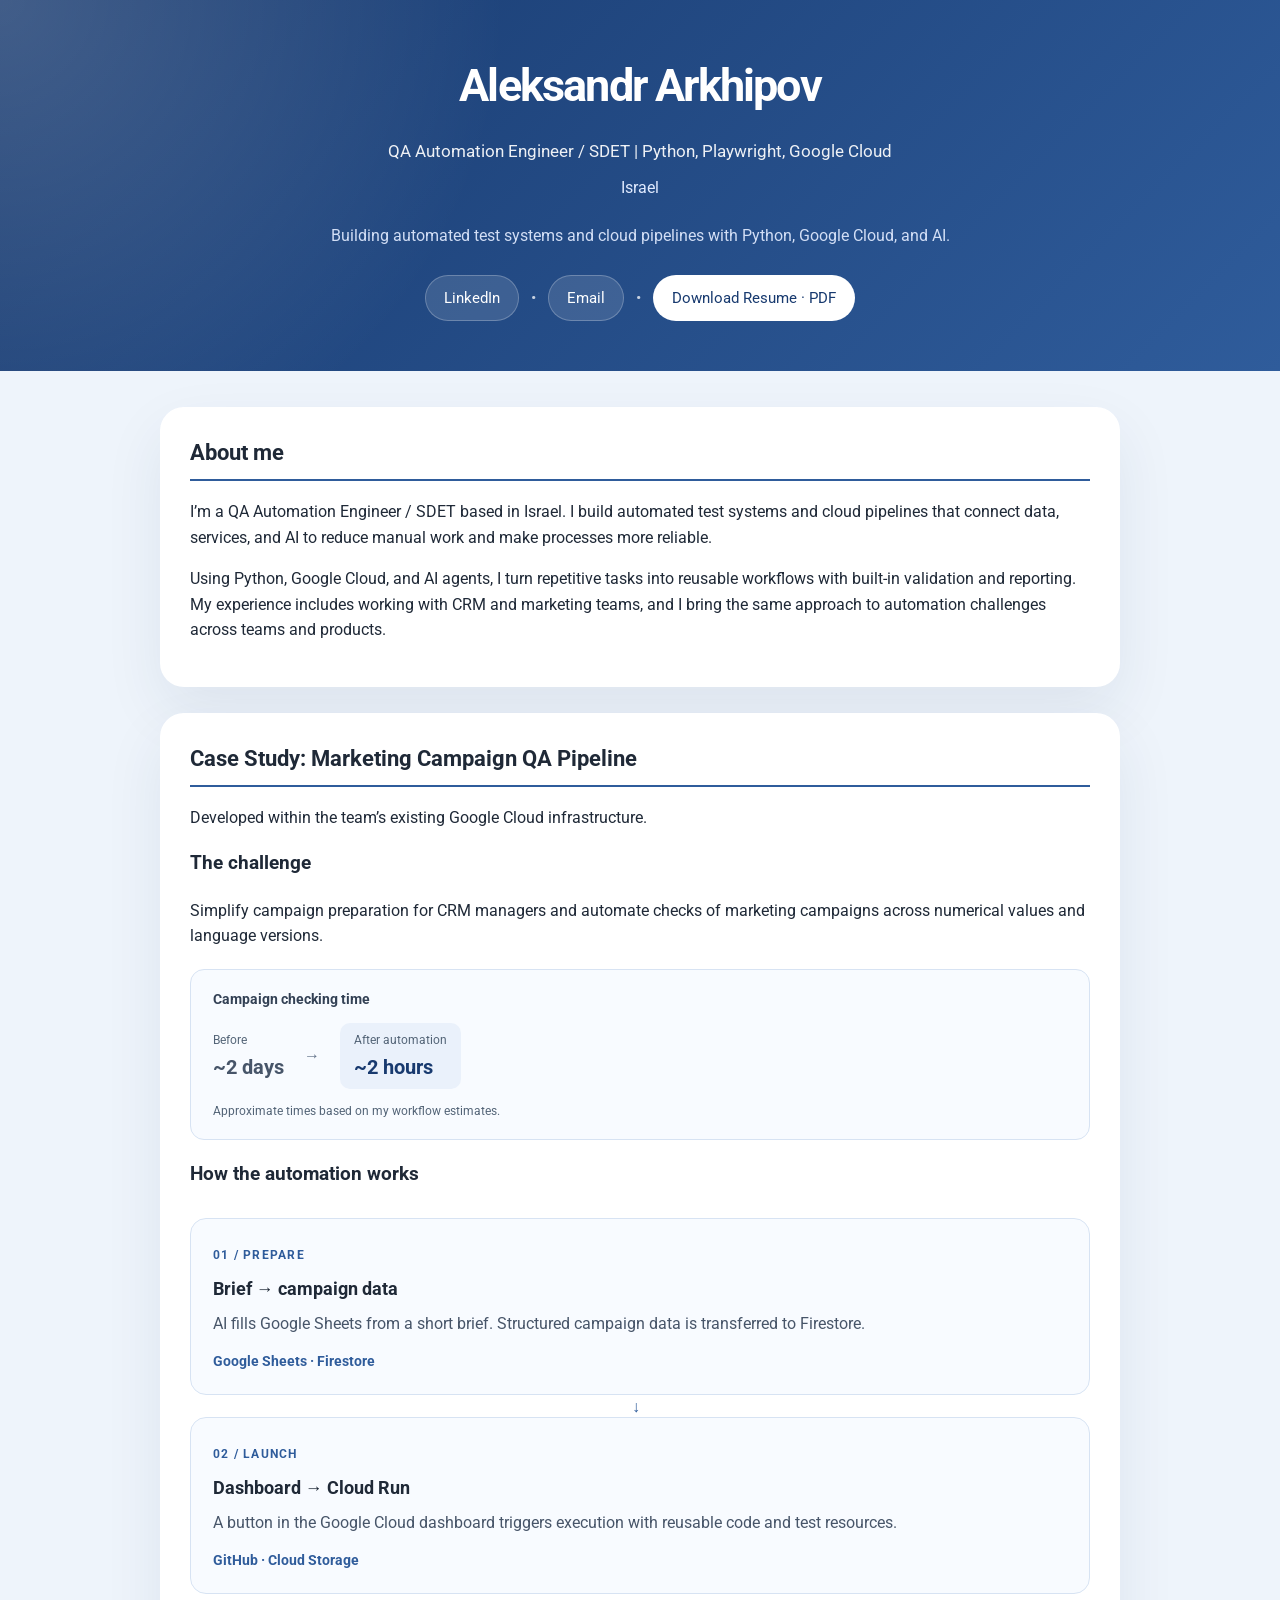
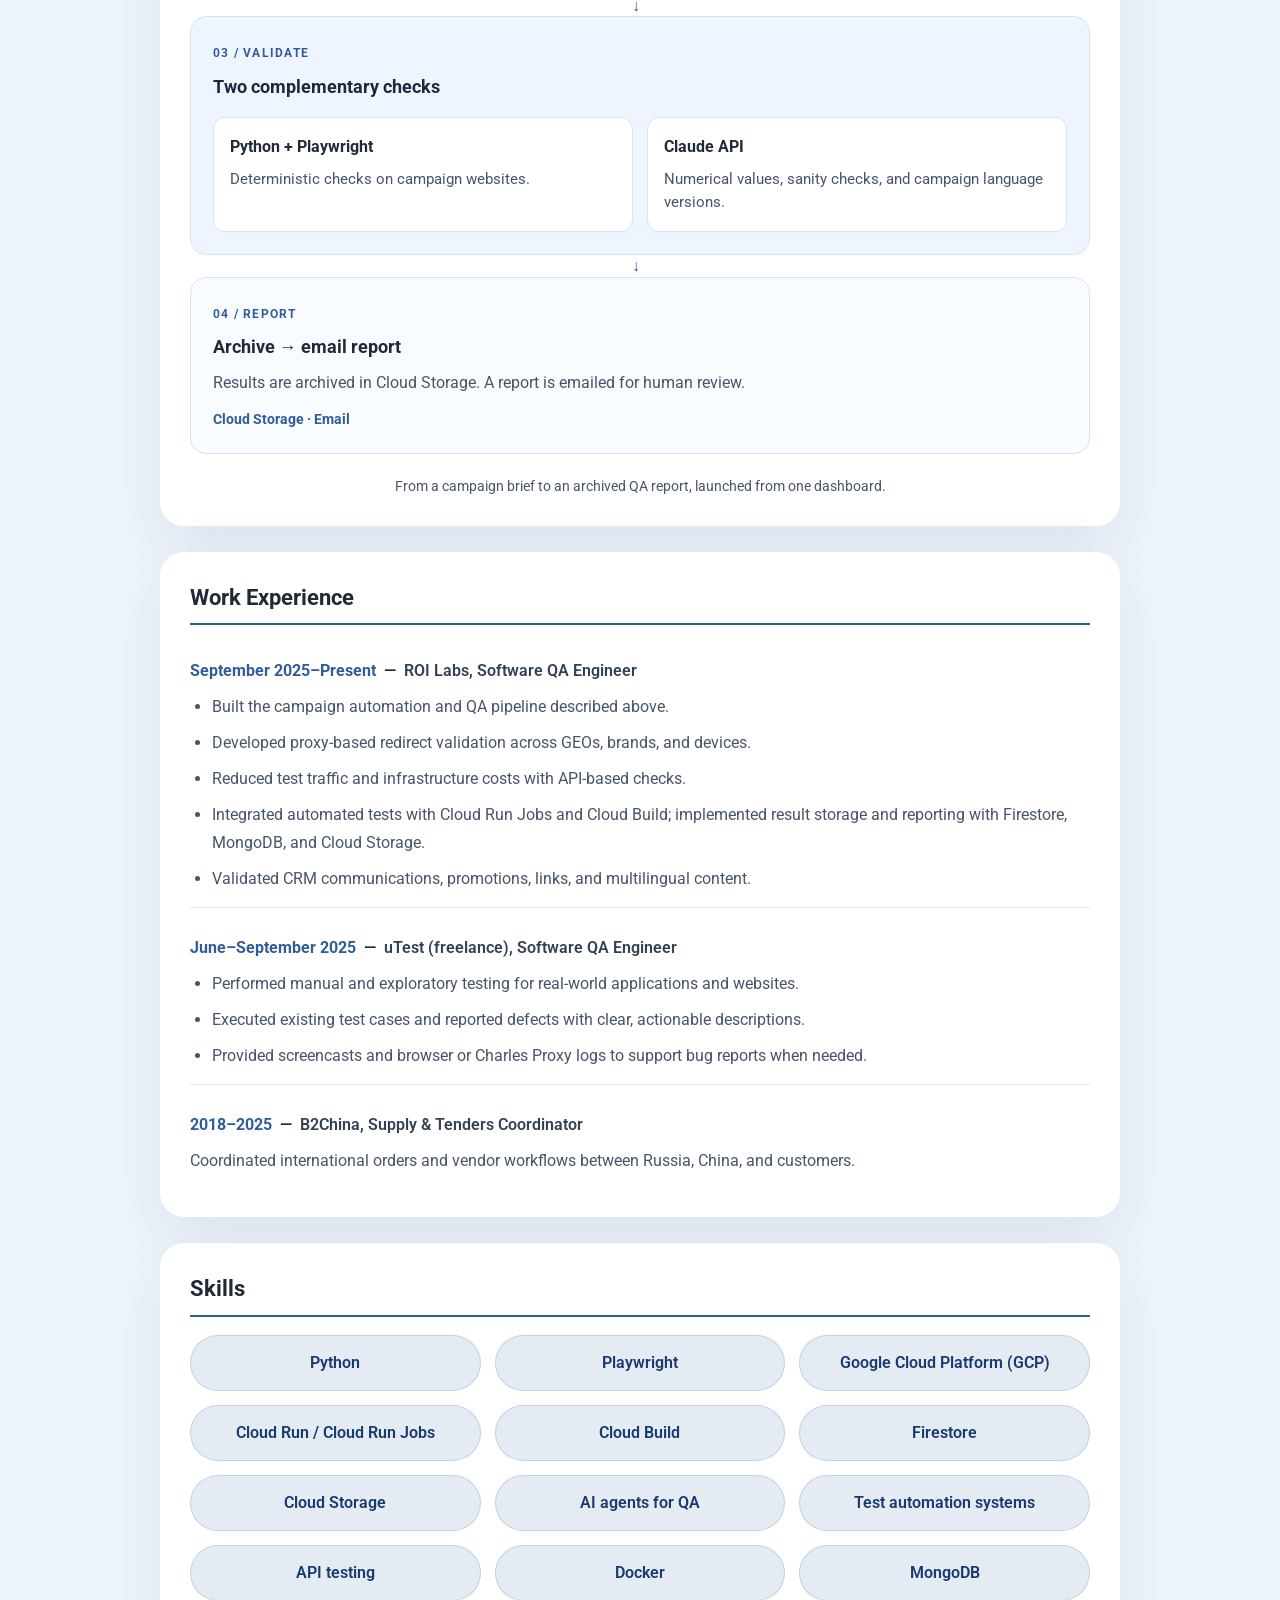
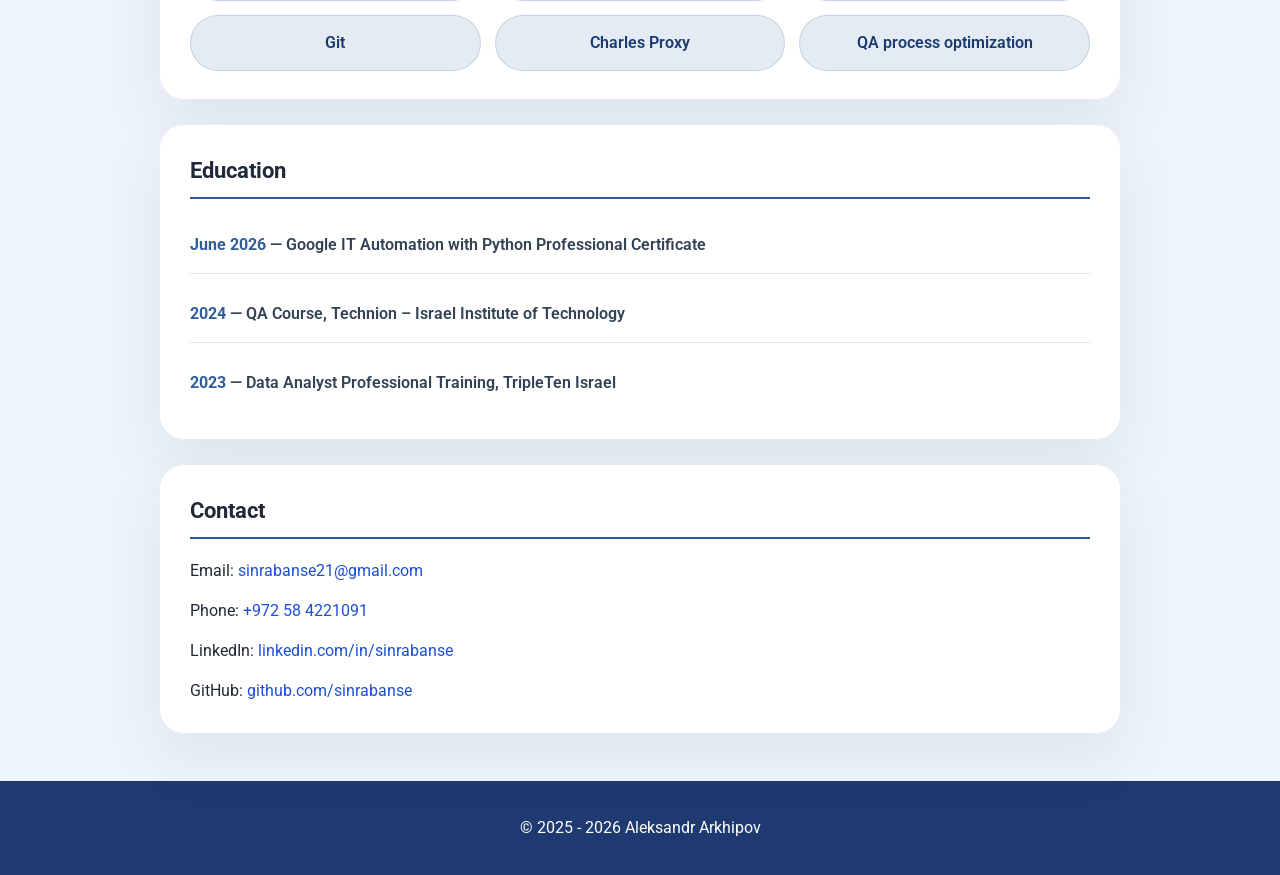
<file: index.html>
<!doctype html>
<html lang="en">
  <head>
    <link rel="icon" href="favicon.png" type="image/png" />
    <meta charset="UTF-8" />
    <meta name="viewport" content="width=device-width, initial-scale=1.0" />
    <title>Aleksandr Arkhipov — QA Automation Engineer / SDET</title>
    <meta
      name="description"
      content="Aleksandr Arkhipov, QA Automation Engineer / SDET in Israel. Building automated test systems and cloud workflows with Python, Google Cloud, and AI."
    />
    <link rel="canonical" href="https://www.sinrabanse.dev/" />
    <meta property="og:type" content="website" />
    <meta property="og:locale" content="en_US" />
    <meta property="og:site_name" content="Aleksandr Arkhipov" />
    <meta property="og:title" content="Aleksandr Arkhipov — QA Automation Engineer / SDET" />
    <meta
      property="og:description"
      content="QA Automation Engineer / SDET in Israel. Automated test systems, cloud pipelines, and workflow automation with Python, Google Cloud, and AI."
    />
    <meta property="og:url" content="https://www.sinrabanse.dev/" />
    <meta property="og:image" content="https://www.sinrabanse.dev/social-preview.png" />
    <meta property="og:image:width" content="1200" />
    <meta property="og:image:height" content="630" />
    <meta property="og:image:alt" content="Aleksandr Arkhipov, QA Automation Engineer / SDET. Python, Playwright, GCP, and AI-assisted QA." />
    <meta name="twitter:card" content="summary_large_image" />
    <meta name="twitter:image" content="https://www.sinrabanse.dev/social-preview.png" />
    <meta name="twitter:image:alt" content="Aleksandr Arkhipov, QA Automation Engineer / SDET. Python, Playwright, GCP, and AI-assisted QA." />
    <meta name="twitter:title" content="Aleksandr Arkhipov — QA Automation Engineer / SDET" />
    <meta
      name="twitter:description"
      content="QA Automation Engineer / SDET in Israel. Automated test systems, cloud pipelines, and workflow automation with Python, Google Cloud, and AI."
    />
    <link
      href="https://fonts.googleapis.com/css?family=Roboto:400,700&display=swap"
      rel="stylesheet"
    />
    <link rel="stylesheet" href="style.css" />
  </head>
  <body>
    <a class="skip-link" href="#main-content">Skip to content</a>
    <header>
      <h1>Aleksandr Arkhipov</h1>
      <p class="hero-title">
        QA Automation Engineer / SDET | Python, Playwright, Google Cloud
      </p>
      <p class="hero-location">Israel</p>
      <p class="hero-subtitle">
        Building automated test systems and cloud pipelines with Python,
        Google Cloud, and AI.
      </p>
      <div class="hero-links">
        <a
          href="https://www.linkedin.com/in/sinrabanse/"
          target="_blank"
          rel="noopener noreferrer"
          >LinkedIn</a
        >
        <span>•</span>
        <a href="mailto:sinrabanse21@gmail.com">Email</a>
        <span>•</span>
        <a
          class="cta-button"
          href="Aleksandr-Arkhipov-QA-Engineer-Resume.pdf"
          download="Aleksandr-Arkhipov-QA-Engineer-Resume.pdf"
          >Download Resume · PDF</a
        >
      </div>
    </header>

    <main class="container" id="main-content">
      <section>
        <h2>About me</h2>
        <p>
          I’m a QA Automation Engineer / SDET based in Israel. I build automated test systems
          and cloud pipelines that connect data, services, and AI to reduce
          manual work and make processes more reliable.
        </p>
        <p>
          Using Python, Google Cloud, and AI agents, I turn repetitive tasks
          into reusable workflows with built-in validation and reporting.
          My experience includes working with CRM and marketing teams, and
          I bring the same approach to automation challenges across teams
          and products.
        </p>
      </section>

      <section aria-labelledby="campaign-case-title">
        <h2 id="campaign-case-title">Case Study: Marketing Campaign QA Pipeline</h2>
        <p>Developed within the team’s existing Google Cloud infrastructure.</p>
        <h3>The challenge</h3>
        <p>
          Simplify campaign preparation for CRM managers and automate checks
          of marketing campaigns across numerical values and language versions.
        </p>
        <div class="case-result">
          <span class="result-label">Campaign checking time</span>
          <div class="result-comparison">
            <div class="result-metric"><span class="result-caption">Before</span><span class="result-value">~2 days</span></div>
            <span class="result-arrow" aria-hidden="true">→</span>
            <div class="result-metric result-after"><span class="result-caption">After automation</span><span class="result-value">~2 hours</span></div>
          </div>
          <p>Approximate times based on my workflow estimates.</p>
        </div>
        <h3>How the automation works</h3>
        <figure class="pipeline" aria-labelledby="pipeline-caption">
          <div class="pipeline-stage">
            <span class="stage-label">01 / Prepare</span>
            <h3>Brief → campaign data</h3>
            <p>AI fills Google Sheets from a short brief. Structured campaign data is transferred to Firestore.</p>
            <div class="stage-tools">Google Sheets · Firestore</div>
          </div>
          <div class="pipeline-stage">
            <span class="stage-label">02 / Launch</span>
            <h3>Dashboard → Cloud Run</h3>
            <p>A button in the Google Cloud dashboard triggers execution with reusable code and test resources.</p>
            <div class="stage-tools">GitHub · Cloud Storage</div>
          </div>
          <div class="pipeline-stage pipeline-checks">
            <span class="stage-label">03 / Validate</span>
            <h3>Two complementary checks</h3>
            <div class="check-branches">
              <div><strong>Python + Playwright</strong><p>Deterministic checks on campaign websites.</p></div>
              <div><strong>Claude API</strong><p>Numerical values, sanity checks, and campaign language versions.</p></div>
            </div>
          </div>
          <div class="pipeline-stage">
            <span class="stage-label">04 / Report</span>
            <h3>Archive → email report</h3>
            <p>Results are archived in Cloud Storage. A report is emailed for human review.</p>
            <div class="stage-tools">Cloud Storage · Email</div>
          </div>
          <figcaption id="pipeline-caption">From a campaign brief to an archived QA report, launched from one dashboard.</figcaption>
        </figure>
      </section>

      <section>
        <h2>Work Experience</h2>
        <ul class="experience-list">
          <li>
            <div class="exp-line">
              <span class="exp-year">September 2025–Present</span>
              <span>—</span>
              <span class="exp-title">ROI Labs, Software QA Engineer</span>
            </div>
            <ul class="exp-details">
              <li>Built the campaign automation and QA pipeline described above.</li>
              <li>Developed proxy-based redirect validation across GEOs, brands, and devices.</li>
              <li>Reduced test traffic and infrastructure costs with API-based checks.</li>
              <li>Integrated automated tests with Cloud Run Jobs and Cloud Build; implemented result storage and reporting with Firestore, MongoDB, and Cloud Storage.</li>
              <li>Validated CRM communications, promotions, links, and multilingual content.</li>
            </ul>
          </li>
          <li>
            <div class="exp-line">
              <span class="exp-year">June–September 2025</span>
              <span>—</span>
              <span class="exp-title"
                >uTest (freelance), Software QA Engineer</span
              >
            </div>
            <ul class="exp-details">
              <li>Performed manual and exploratory testing for real-world applications and websites.</li>
              <li>Executed existing test cases and reported defects with clear, actionable descriptions.</li>
              <li>Provided screencasts and browser or Charles Proxy logs to support bug reports when needed.</li>
            </ul>
          </li>
          <li>
            <div class="exp-line">
              <span class="exp-year">2018–2025</span>
              <span>—</span>
              <span class="exp-title"
                >B2China, Supply &amp; Tenders Coordinator</span
              >
            </div>
            <p class="exp-text">
              Coordinated international orders and vendor workflows between
              Russia, China, and customers.
            </p>
          </li>
        </ul>
      </section>

      <section>
        <h2>Skills</h2>
        <ul class="skills-list">
          <li>Python</li>
          <li>Playwright</li>
          <li>Google Cloud Platform (GCP)</li>
          <li>Cloud Run / Cloud Run Jobs</li>
          <li>Cloud Build</li>
          <li>Firestore</li>
          <li>Cloud Storage</li>
          <li>AI agents for QA</li>
          <li>Test automation systems</li>
          <li>API testing</li>
          <li>Docker</li>
          <li>MongoDB</li>
          <li>Git</li>
          <li>Charles Proxy</li>
          <li>QA process optimization</li>
        </ul>
      </section>

      <section>
        <h2>Education</h2>
        <ul class="education-list">
          <li>
            <span class="edu-year">June 2026</span>
            <span class="edu-title"
              >— Google IT Automation with Python Professional Certificate</span
            >
          </li>
          <li>
            <span class="edu-year">2024</span>
            <span class="edu-title"
              >— QA Course, Technion – Israel Institute of Technology</span
            >
          </li>
          <li>
            <span class="edu-year">2023</span>
            <span class="edu-title"
              >— Data Analyst Professional Training, TripleTen Israel</span
            >
          </li>
        </ul>
      </section>

      <section>
        <h2>Contact</h2>
        <ul>
          <li>
            Email:
            <a href="mailto:sinrabanse21@gmail.com">sinrabanse21@gmail.com</a>
          </li>
          <li>Phone: <a href="tel:+972584221091">+972 58 4221091</a></li>
          <li>
            LinkedIn:
            <a
              href="https://www.linkedin.com/in/sinrabanse/"
              target="_blank"
              rel="noopener noreferrer"
              >linkedin.com/in/sinrabanse</a
            >
          </li>
          <li>
            GitHub:
            <a
              href="https://github.com/sinrabanse"
              target="_blank"
              rel="noopener noreferrer"
              >github.com/sinrabanse</a
            >
          </li>
        </ul>
      </section>
    </main>

    <footer>
      <p>&copy; 2025 - <span id="year"></span> Aleksandr Arkhipov</p>
    </footer>
    <script>
      document.getElementById("year").textContent = new Date().getFullYear();
    </script>
  </body>
</html>
</file>
<file: style.css>
body {
  font-family: "Roboto", sans-serif;
  line-height: 1.6;
  margin: 0;
  padding: 0;
  background-color: #eef4fb;
  color: #1f2937;
}

header {
  background: linear-gradient(135deg, #183a6f 0%, #2f5c9b 100%);
  color: #ffffff;
  padding: 50px 24px;
  text-align: center;
  position: relative;
  overflow: hidden;
}

header::before {
  content: "";
  position: absolute;
  inset: 0;
  background: radial-gradient(
    circle at top left,
    rgba(255, 255, 255, 0.18),
    transparent 38%
  );
  pointer-events: none;
}

header h1 {
  margin: 0;
  font-size: clamp(2.6rem, 3.5vw, 3.8rem);
  letter-spacing: -0.04em;
}

header .hero-title {
  margin: 16px auto 0;
  font-size: 1.05rem;
  opacity: 0.92;
}

.hero-location {
  margin: 10px 0 0;
  color: #e1ebff;
}

.hero-subtitle {
  max-width: 780px;
  margin: 22px auto 0;
  font-size: 1rem;
  line-height: 1.8;
  opacity: 0.92;
  color: #e1ebff;
}

.hero-links,
.lang-switch {
  display: flex;
  flex-wrap: wrap;
  justify-content: center;
  align-items: center;
  gap: 12px;
  margin-top: 24px;
  position: relative;
  z-index: 1;
}

.hero-links a,
.lang-switch button {
  display: inline-flex;
  align-items: center;
  justify-content: center;
  padding: 10px 18px;
  border-radius: 999px;
  font-size: 0.95rem;
  border: 1px solid rgba(255, 255, 255, 0.24);
  background: rgba(255, 255, 255, 0.12);
  color: #ffffff;
  text-decoration: none;
  transition: all 0.25s ease;
}

.hero-links a:hover,
.lang-switch button:hover {
  border-color: rgba(255, 255, 255, 0.45);
  background: rgba(255, 255, 255, 0.18);
}

.hero-links span {
  color: rgba(255, 255, 255, 0.75);
}

.lang-switch button {
  cursor: pointer;
  background: rgba(255, 255, 255, 0.14);
}

main.container {
  max-width: 960px;
  margin: auto;
  padding: 36px 24px 12px;
}

section {
  opacity: 1;
  animation: fadeIn 0.7s ease-out forwards;
  background: #ffffff;
  border-radius: 24px;
  box-shadow: 0 24px 60px rgba(29, 49, 84, 0.08);
  margin: 0 auto 26px;
  padding: 28px 30px;
}

@keyframes fadeIn {
  to {
    opacity: 1;
    transform: translateY(0);
  }
}

section h2 {
  border-bottom: 2px solid #2f5c9b;
  padding-bottom: 8px;
  margin-bottom: 18px;
  margin-top: 0;
  font-size: 1.4rem;
}

ul {
  list-style: none;
  padding: 0;
  margin: 0;
}

ul li {
  margin-bottom: 12px;
  line-height: 1.75;
}

ul li:last-child {
  margin-bottom: 0;
}

.skills-list {
  display: grid;
  grid-template-columns: repeat(auto-fit, minmax(220px, 1fr));
  gap: 14px;
  padding: 0;
  margin: 0;
}

.skills-list li {
  display: inline-flex;
  align-items: center;
  justify-content: center;
  text-align: center;
  padding: 0 14px;
  box-sizing: border-box;
  min-height: 56px;
  border-radius: 999px;
  background: rgba(47, 92, 155, 0.12);
  color: #183a6f;
  border: 1px solid rgba(47, 92, 155, 0.18);
  font-weight: 600;
  margin-bottom: 0;
  width: 100%;
  justify-self: stretch;
  min-width: 0;
}

.experience-list li,
.education-list li {
  padding: 14px 0;
  border-bottom: 1px solid #e2e8f0;
}

.experience-list li:last-child,
.education-list li:last-child {
  border-bottom: none;
}

.exp-line {
  display: inline-flex;
  flex-wrap: wrap;
  gap: 8px;
  align-items: baseline;
  margin-bottom: 8px;
  font-weight: 600;
  color: #1f2937;
}

.exp-year,
.edu-year {
  font-weight: 700;
  color: #2f5c9b;
}

.exp-title,
.edu-title {
  font-weight: 600;
  color: #334155;
}

.exp-line {
  gap: 8px;
}

.exp-title {
  margin: 0;
}

.education-list li {
  padding: 14px 0;
  border-bottom: 1px solid #e2e8f0;
}

.education-list li:last-child {
  border-bottom: none;
}

.edu-title {
  display: inline;
  font-size: 1rem;
  margin: 0;
  color: #334155;
}

.exp-text {
  margin: 0;
  color: #475569;
}

.experience-list .exp-details {
  list-style: disc;
  padding-left: 22px;
  color: #475569;
}

.experience-list .exp-details li {
  padding: 0;
  border: 0;
  margin-bottom: 8px;
}

.experience-list .exp-details li:last-child {
  margin-bottom: 0;
}

a {
  color: #1d4ed8;
  text-decoration: none;
}

a:hover {
  text-decoration: underline;
}

footer {
  text-align: center;
  padding: 18px 22px;
  background-color: #1f3a70;
  color: white;
  margin-top: 10px;
}

span.bold {
  font-weight: bold;
}

.lang-switch button {
  border: 1px solid rgba(255, 255, 255, 0.28);
}

@media (max-width: 760px) {
  header {
    padding: 36px 18px;
  }

  .hero-subtitle {
    font-size: 0.98rem;
  }

  .hero-links,
  .lang-switch {
    gap: 10px;
  }

  main.container {
    padding: 28px 16px 12px;
  }
}

@media (max-width: 520px) {
  header h1 {
    font-size: 2.4rem;
  }

  .hero-links,
  .lang-switch {
    flex-wrap: wrap;
    justify-content: center;
  }

  .hero-links a,
  .lang-switch button {
    padding: 8px 12px;
    font-size: 0.88rem;
    min-width: 0;
    width: auto;
  }

  .skills-list {
    grid-template-columns: repeat(auto-fit, minmax(140px, 1fr));
  }

  .skills-list li {
    padding: 8px 10px;
    font-size: 0.9rem;
    width: auto;
  }

  .hero-links span {
    display: inline-block;
  }

  section {
    border-radius: 20px;
    padding: 22px 18px;
  }
}

.hero-links .cta-button {
  display: inline-flex;
  align-items: center;
  justify-content: center;
  padding: 10px 18px;
  border-radius: 999px;
  font-size: 0.95rem;
  background: #ffffff;
  color: #183a6f;
  border: 1px solid rgba(255, 255, 255, 0.28);
  text-decoration: none;
  transition: all 0.25s ease;
}

.hero-links .cta-button:hover {
  background: #f7f9ff;
  border-color: rgba(255, 255, 255, 0.45);
}

/* Campaign workflow */
.case-result { padding: 18px 22px; margin: 20px 0; border-radius: 14px; background: #f8fbff; border: 1px solid #d7e3f3; }
.result-label { display: block; font-size: .9rem; font-weight: 700; color: #334155; }
.result-comparison { display: flex; align-items: center; gap: 20px; margin: 12px 0; }
.result-metric { display: grid; gap: 3px; }
.result-caption { font-size: .75rem; color: #536477; }
.result-value { font-size: 1.25rem; line-height: 1.4; font-weight: 700; color: #475569; }
.result-after { padding: 8px 14px; border-radius: 10px; background: #eaf1fb; }
.result-after .result-value { color: #183a6f; }
.result-arrow { color: #64748b; font-size: 1rem; }
.case-result p { margin: 0; font-size: .78rem; color: #536477; }
.pipeline { margin: 28px 0 0; display: grid; gap: 22px; }
.pipeline-stage { position: relative; padding: 22px; border: 1px solid #d7e3f3; border-radius: 16px; background: #f8fbff; }
.pipeline-stage:not(:nth-child(4))::after { content: "↓"; position: absolute; bottom: -25px; left: calc(50% - 8px); color: #2f5c9b; font-weight: 700; }
.stage-label { color: #2f5c9b; font-weight: 700; font-size: .78rem; text-transform: uppercase; letter-spacing: .1em; }
.pipeline-stage h3 { margin: 8px 0; font-size: 1.1rem; }
.pipeline-stage p { margin: 0; color: #475569; }
.stage-tools { margin-top: 14px; color: #2f5c9b; font-size: .85rem; font-weight: 700; }
.pipeline-checks { background: #eef5ff; }
.check-branches { display: grid; grid-template-columns: repeat(2, minmax(0, 1fr)); gap: 14px; margin-top: 16px; }
.check-branches > div { background: white; border: 1px solid #d7e3f3; border-radius: 12px; padding: 16px; }
.check-branches p { margin-top: 8px; font-size: .92rem; }
.pipeline figcaption { text-align: center; color: #475569; font-size: .85rem; }
a:focus-visible { outline: 3px solid #d97706; outline-offset: 4px; }
.skip-link { position: fixed; top: 10px; left: 10px; z-index: 10; padding: 10px 16px; background: white; transform: translateY(-150%); }
.skip-link:focus { transform: translateY(0); }
@media (max-width: 520px) {
  .check-branches { grid-template-columns: 1fr; }
  .pipeline-stage { padding: 18px; }
  .case-result { padding: 18px; }
  .result-comparison { gap: 14px; }
}
@media (prefers-reduced-motion: reduce) {
  *, *::before, *::after { animation: none !important; transition: none !important; scroll-behavior: auto !important; }
  section { opacity: 1; transform: none; }
}
</file>
